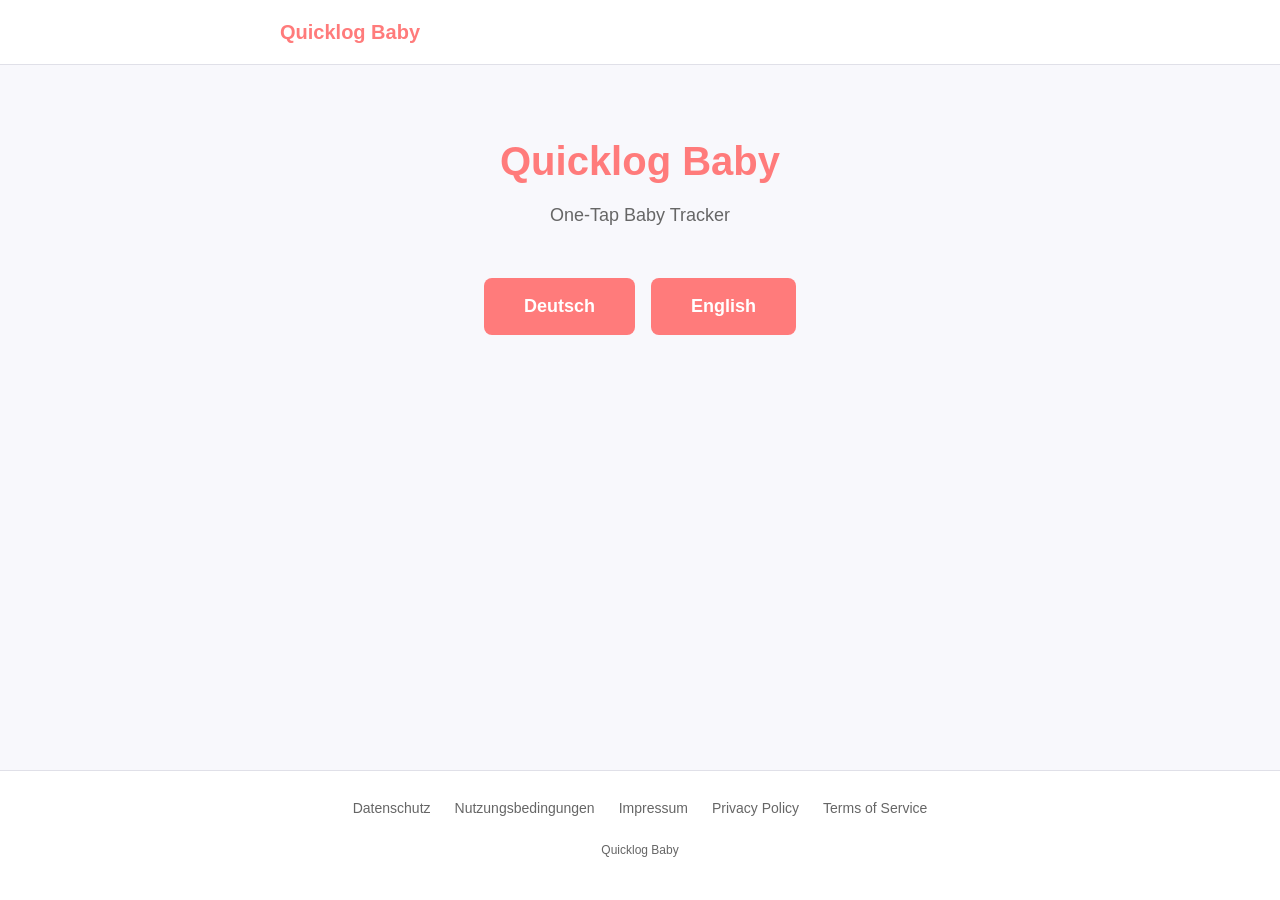
<file: index.html>
<!DOCTYPE html>
<html lang="en">
<head>
  <meta charset="UTF-8">
  <meta name="viewport" content="width=device-width, initial-scale=1.0">
  <title>Quicklog Baby</title>
  <link rel="stylesheet" href="style.css">
</head>
<body>
  <header>
    <div class="header-inner">
      <a href="index.html" class="header-brand">Quicklog Baby</a>
    </div>
  </header>

  <main class="landing">
    <h1>Quicklog Baby</h1>
    <p class="tagline">One-Tap Baby Tracker</p>

    <div class="lang-buttons">
      <a href="de/privacy.html">Deutsch</a>
      <a href="en/privacy.html">English</a>
    </div>
  </main>

  <footer>
    <div class="footer-inner">
      <ul class="footer-links">
        <li><a href="de/privacy.html">Datenschutz</a></li>
        <li><a href="de/terms.html">Nutzungsbedingungen</a></li>
        <li><a href="de/impressum.html">Impressum</a></li>
        <li><a href="en/privacy.html">Privacy Policy</a></li>
        <li><a href="en/terms.html">Terms of Service</a></li>
      </ul>
      <p class="footer-copy">Quicklog Baby</p>
    </div>
  </footer>
</body>
</html>
</file>
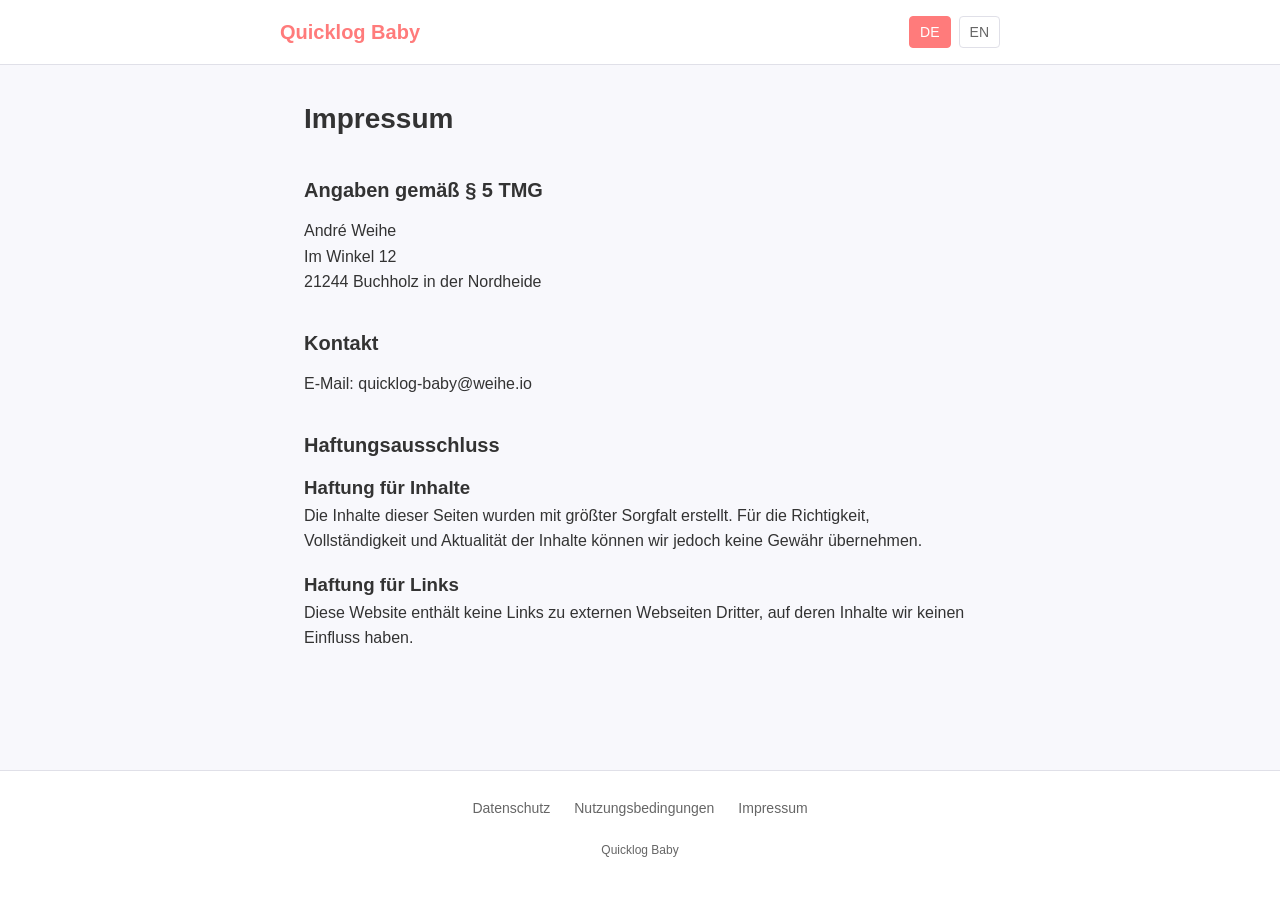
<file: de/impressum.html>
<!DOCTYPE html>
<html lang="de">
<head>
  <meta charset="UTF-8">
  <meta name="viewport" content="width=device-width, initial-scale=1.0">
  <title>Impressum — Quicklog Baby</title>
  <link rel="stylesheet" href="../style.css">
</head>
<body>
  <header>
    <div class="header-inner">
      <a href="../index.html" class="header-brand">Quicklog Baby</a>
      <div class="lang-switch">
        <a href="../de/impressum.html" class="active">DE</a>
        <a href="../en/privacy.html">EN</a>
      </div>
    </div>
  </header>

  <main>
    <h1>Impressum</h1>

    <h2>Angaben gem&auml;&szlig; &sect; 5 TMG</h2>

    <p>
      Andr&eacute; Weihe<br>
      Im Winkel 12<br>
      21244 Buchholz in der Nordheide
    </p>

    <h2>Kontakt</h2>
    <p>
      E-Mail: quicklog-baby@weihe.io
    </p>

    <h2>Haftungsausschluss</h2>

    <h3>Haftung f&uuml;r Inhalte</h3>
    <p>
      Die Inhalte dieser Seiten wurden mit gr&ouml;&szlig;ter Sorgfalt erstellt.
      F&uuml;r die Richtigkeit, Vollst&auml;ndigkeit und Aktualit&auml;t der
      Inhalte k&ouml;nnen wir jedoch keine Gew&auml;hr &uuml;bernehmen.
    </p>

    <h3>Haftung f&uuml;r Links</h3>
    <p>
      Diese Website enth&auml;lt keine Links zu externen Webseiten Dritter,
      auf deren Inhalte wir keinen Einfluss haben.
    </p>
  </main>

  <footer>
    <div class="footer-inner">
      <ul class="footer-links">
        <li><a href="../de/privacy.html">Datenschutz</a></li>
        <li><a href="../de/terms.html">Nutzungsbedingungen</a></li>
        <li><a href="../de/impressum.html">Impressum</a></li>
      </ul>
      <p class="footer-copy">Quicklog Baby</p>
    </div>
  </footer>
</body>
</html>
</file>
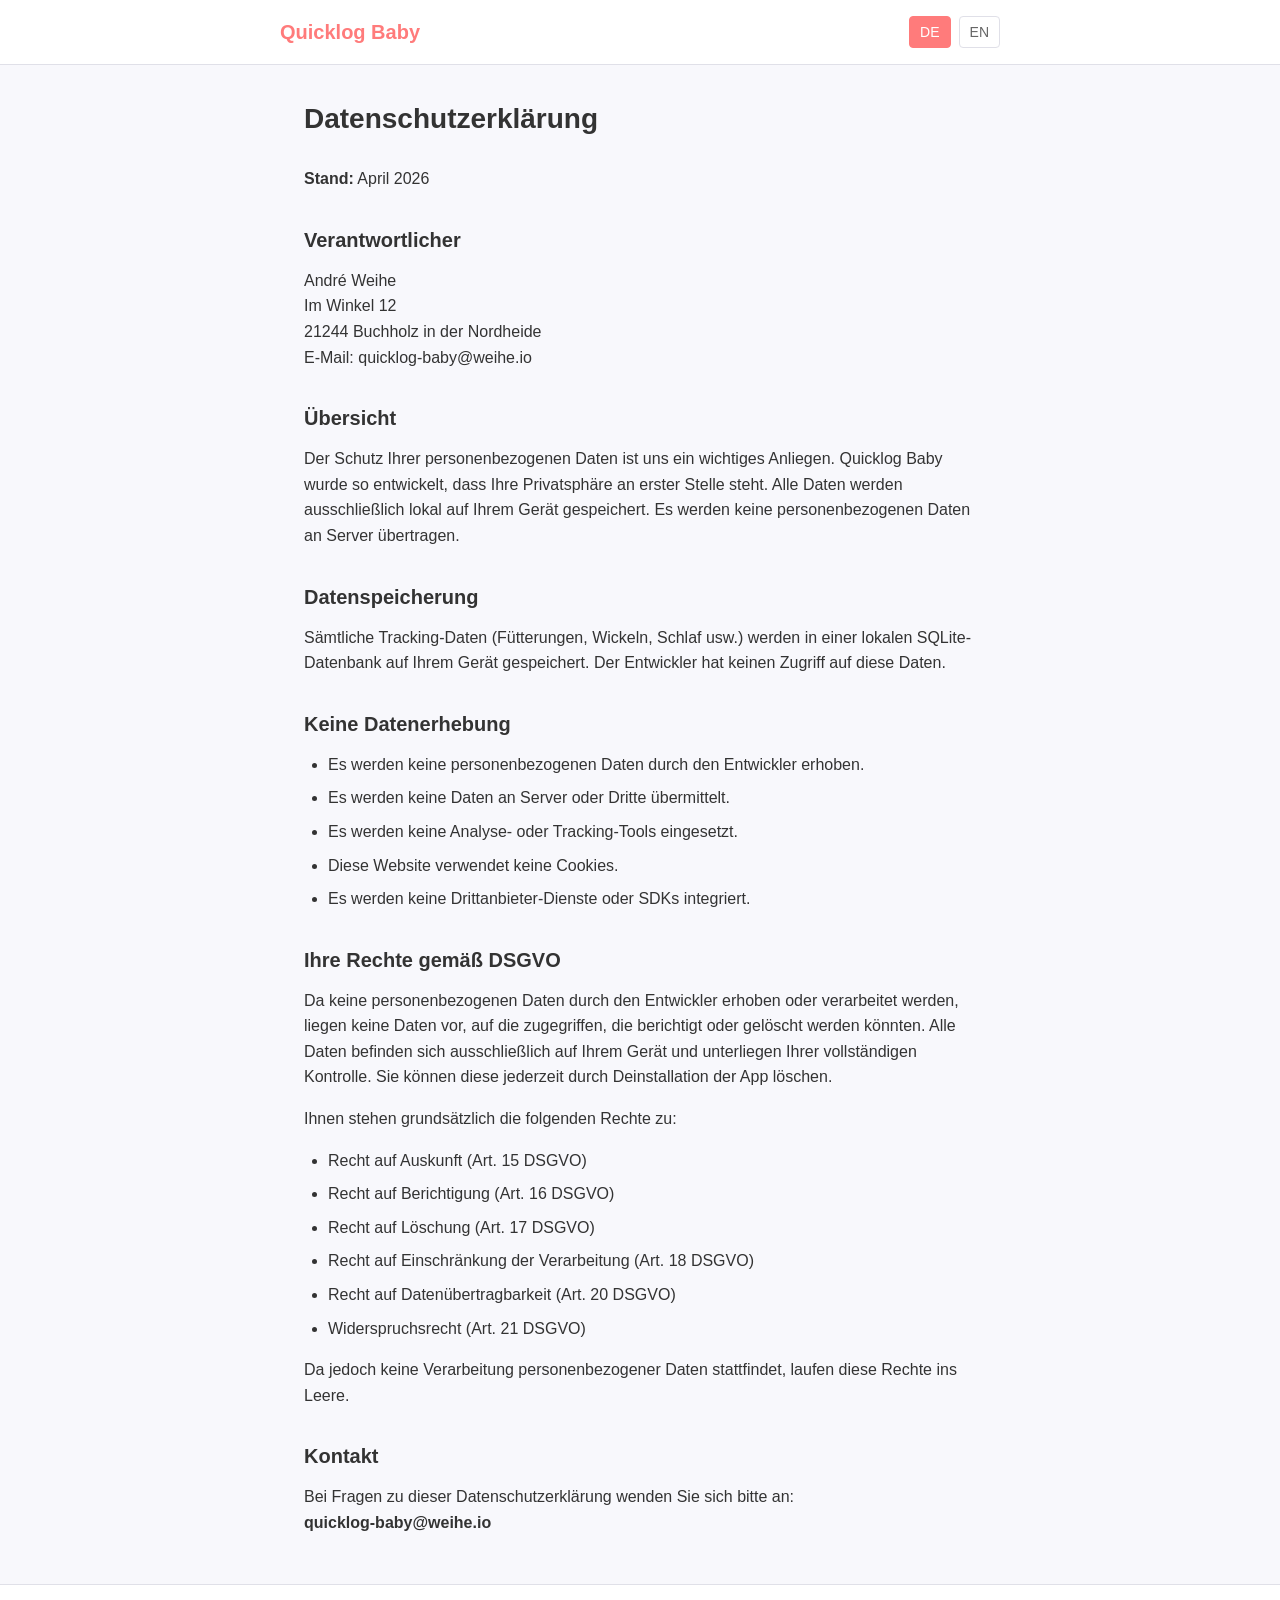
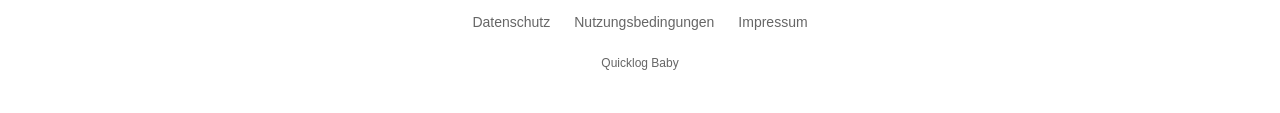
<file: de/privacy.html>
<!DOCTYPE html>
<html lang="de">
<head>
  <meta charset="UTF-8">
  <meta name="viewport" content="width=device-width, initial-scale=1.0">
  <title>Datenschutzerkl&auml;rung — Quicklog Baby</title>
  <link rel="stylesheet" href="../style.css">
</head>
<body>
  <header>
    <div class="header-inner">
      <a href="../index.html" class="header-brand">Quicklog Baby</a>
      <div class="lang-switch">
        <a href="../de/privacy.html" class="active">DE</a>
        <a href="../en/privacy.html">EN</a>
      </div>
    </div>
  </header>

  <main>
    <h1>Datenschutzerkl&auml;rung</h1>

    <p><strong>Stand:</strong> April 2026</p>

    <h2>Verantwortlicher</h2>
    <p>
      Andr&eacute; Weihe<br>
      Im Winkel 12<br>
      21244 Buchholz in der Nordheide<br>
      E-Mail: quicklog-baby@weihe.io
    </p>

    <h2>&Uuml;bersicht</h2>
    <p>
      Der Schutz Ihrer personenbezogenen Daten ist uns ein wichtiges Anliegen.
      Quicklog Baby wurde so entwickelt, dass Ihre Privatsph&auml;re an erster
      Stelle steht. Alle Daten werden ausschlie&szlig;lich lokal auf Ihrem
      Ger&auml;t gespeichert. Es werden keine personenbezogenen Daten an
      Server &uuml;bertragen.
    </p>

    <h2>Datenspeicherung</h2>
    <p>
      S&auml;mtliche Tracking-Daten (F&uuml;tterungen, Wickeln, Schlaf usw.)
      werden in einer lokalen SQLite-Datenbank auf Ihrem Ger&auml;t
      gespeichert. Der Entwickler hat keinen Zugriff auf diese Daten.
    </p>

    <h2>Keine Datenerhebung</h2>
    <ul>
      <li>Es werden keine personenbezogenen Daten durch den Entwickler erhoben.</li>
      <li>Es werden keine Daten an Server oder Dritte &uuml;bermittelt.</li>
      <li>Es werden keine Analyse- oder Tracking-Tools eingesetzt.</li>
      <li>Diese Website verwendet keine Cookies.</li>
      <li>Es werden keine Drittanbieter-Dienste oder SDKs integriert.</li>
    </ul>

    <h2>Ihre Rechte gem&auml;&szlig; DSGVO</h2>
    <p>
      Da keine personenbezogenen Daten durch den Entwickler erhoben oder
      verarbeitet werden, liegen keine Daten vor, auf die zugegriffen, die
      berichtigt oder gel&ouml;scht werden k&ouml;nnten. Alle Daten befinden
      sich ausschlie&szlig;lich auf Ihrem Ger&auml;t und unterliegen Ihrer
      vollst&auml;ndigen Kontrolle. Sie k&ouml;nnen diese jederzeit durch
      Deinstallation der App l&ouml;schen.
    </p>

    <p>
      Ihnen stehen grunds&auml;tzlich die folgenden Rechte zu:
    </p>
    <ul>
      <li>Recht auf Auskunft (Art. 15 DSGVO)</li>
      <li>Recht auf Berichtigung (Art. 16 DSGVO)</li>
      <li>Recht auf L&ouml;schung (Art. 17 DSGVO)</li>
      <li>Recht auf Einschr&auml;nkung der Verarbeitung (Art. 18 DSGVO)</li>
      <li>Recht auf Daten&uuml;bertragbarkeit (Art. 20 DSGVO)</li>
      <li>Widerspruchsrecht (Art. 21 DSGVO)</li>
    </ul>
    <p>
      Da jedoch keine Verarbeitung personenbezogener Daten stattfindet,
      laufen diese Rechte ins Leere.
    </p>

    <h2>Kontakt</h2>
    <p>
      Bei Fragen zu dieser Datenschutzerkl&auml;rung wenden Sie sich bitte an:<br>
      <strong>quicklog-baby@weihe.io</strong>
    </p>
  </main>

  <footer>
    <div class="footer-inner">
      <ul class="footer-links">
        <li><a href="../de/privacy.html">Datenschutz</a></li>
        <li><a href="../de/terms.html">Nutzungsbedingungen</a></li>
        <li><a href="../de/impressum.html">Impressum</a></li>
      </ul>
      <p class="footer-copy">Quicklog Baby</p>
    </div>
  </footer>
</body>
</html>
</file>
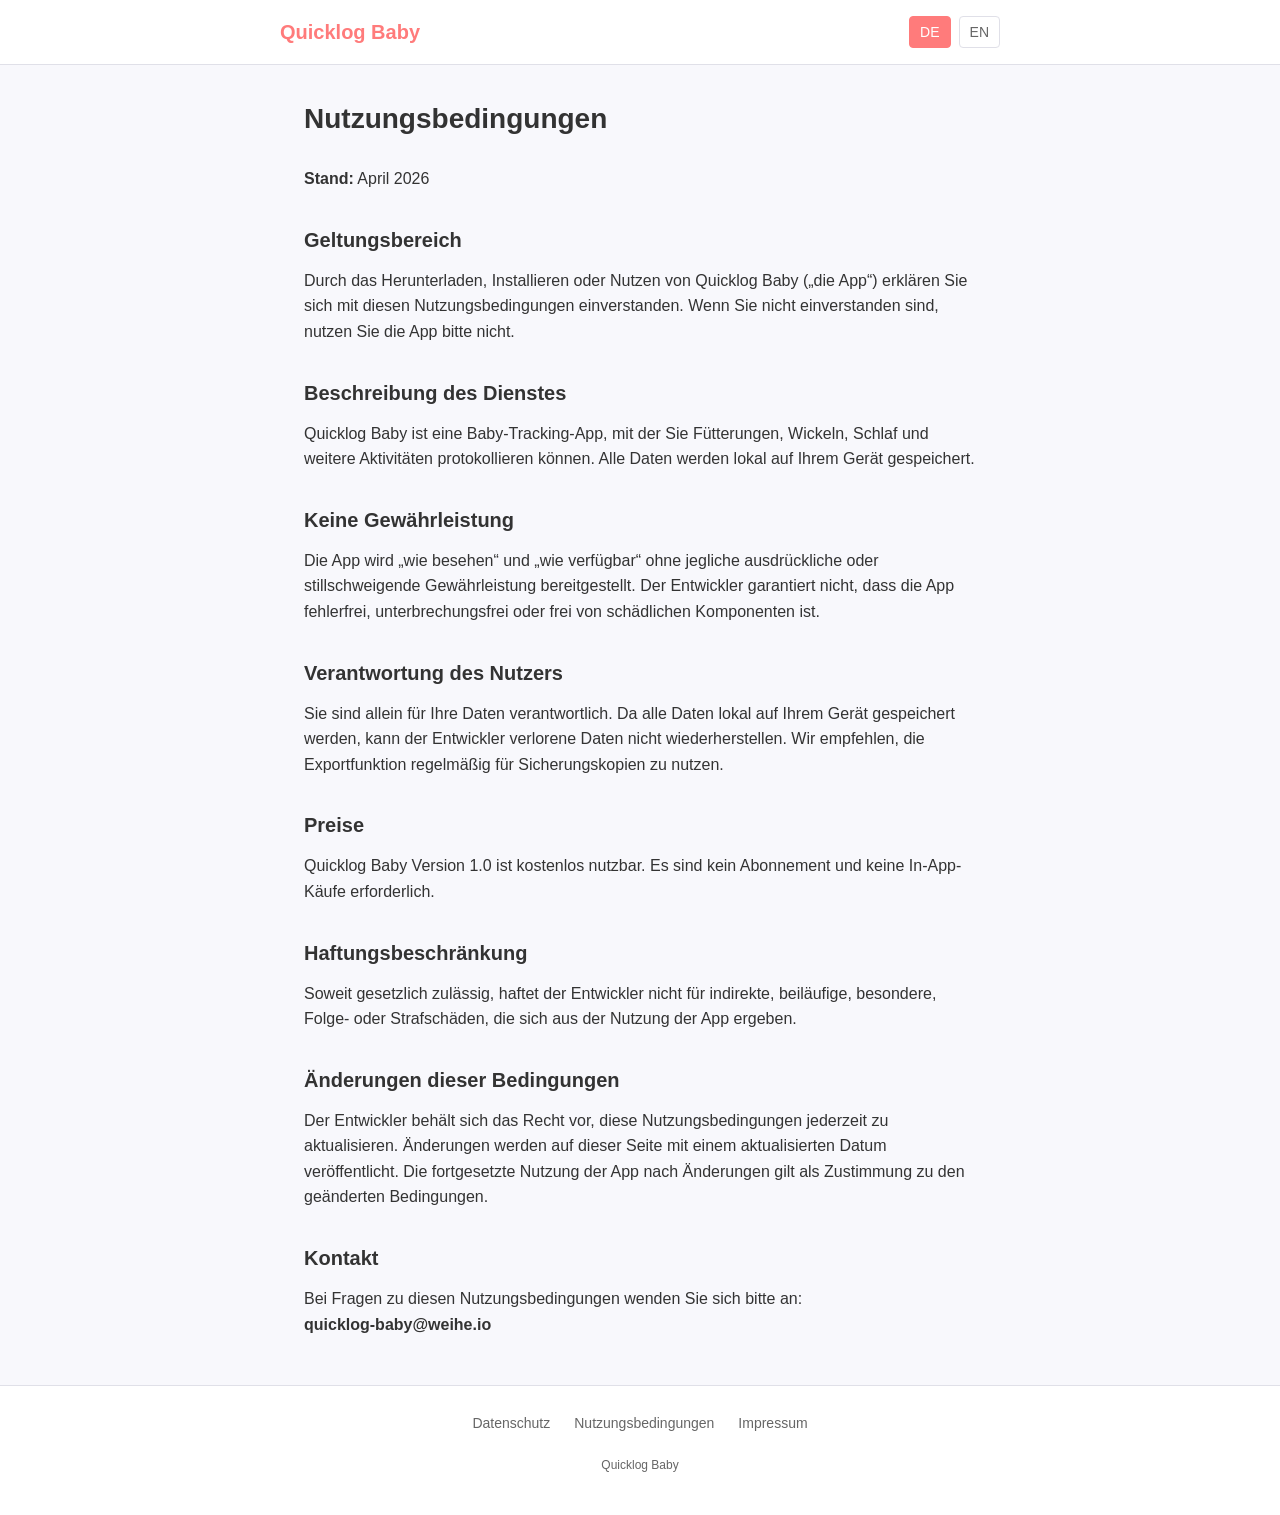
<file: de/terms.html>
<!DOCTYPE html>
<html lang="de">
<head>
  <meta charset="UTF-8">
  <meta name="viewport" content="width=device-width, initial-scale=1.0">
  <title>Nutzungsbedingungen — Quicklog Baby</title>
  <link rel="stylesheet" href="../style.css">
</head>
<body>
  <header>
    <div class="header-inner">
      <a href="../index.html" class="header-brand">Quicklog Baby</a>
      <div class="lang-switch">
        <a href="../de/terms.html" class="active">DE</a>
        <a href="../en/terms.html">EN</a>
      </div>
    </div>
  </header>

  <main>
    <h1>Nutzungsbedingungen</h1>

    <p><strong>Stand:</strong> April 2026</p>

    <h2>Geltungsbereich</h2>
    <p>
      Durch das Herunterladen, Installieren oder Nutzen von Quicklog Baby
      (&bdquo;die App&ldquo;) erkl&auml;ren Sie sich mit diesen
      Nutzungsbedingungen einverstanden. Wenn Sie nicht einverstanden sind,
      nutzen Sie die App bitte nicht.
    </p>

    <h2>Beschreibung des Dienstes</h2>
    <p>
      Quicklog Baby ist eine Baby-Tracking-App, mit der Sie F&uuml;tterungen,
      Wickeln, Schlaf und weitere Aktivit&auml;ten protokollieren k&ouml;nnen.
      Alle Daten werden lokal auf Ihrem Ger&auml;t gespeichert.
    </p>

    <h2>Keine Gew&auml;hrleistung</h2>
    <p>
      Die App wird &bdquo;wie besehen&ldquo; und &bdquo;wie verf&uuml;gbar&ldquo;
      ohne jegliche ausdr&uuml;ckliche oder stillschweigende Gew&auml;hrleistung
      bereitgestellt. Der Entwickler garantiert nicht, dass die App fehlerfrei,
      unterbrechungsfrei oder frei von sch&auml;dlichen Komponenten ist.
    </p>

    <h2>Verantwortung des Nutzers</h2>
    <p>
      Sie sind allein f&uuml;r Ihre Daten verantwortlich. Da alle Daten lokal
      auf Ihrem Ger&auml;t gespeichert werden, kann der Entwickler verlorene
      Daten nicht wiederherstellen. Wir empfehlen, die Exportfunktion
      regelm&auml;&szlig;ig f&uuml;r Sicherungskopien zu nutzen.
    </p>

    <h2>Preise</h2>
    <p>
      Quicklog Baby Version 1.0 ist kostenlos nutzbar. Es sind kein Abonnement
      und keine In-App-K&auml;ufe erforderlich.
    </p>

    <h2>Haftungsbeschr&auml;nkung</h2>
    <p>
      Soweit gesetzlich zul&auml;ssig, haftet der Entwickler nicht f&uuml;r
      indirekte, beil&auml;ufige, besondere, Folge- oder Strafsch&auml;den,
      die sich aus der Nutzung der App ergeben.
    </p>

    <h2>&Auml;nderungen dieser Bedingungen</h2>
    <p>
      Der Entwickler beh&auml;lt sich das Recht vor, diese Nutzungsbedingungen
      jederzeit zu aktualisieren. &Auml;nderungen werden auf dieser Seite mit
      einem aktualisierten Datum ver&ouml;ffentlicht. Die fortgesetzte Nutzung
      der App nach &Auml;nderungen gilt als Zustimmung zu den ge&auml;nderten
      Bedingungen.
    </p>

    <h2>Kontakt</h2>
    <p>
      Bei Fragen zu diesen Nutzungsbedingungen wenden Sie sich bitte an:<br>
      <strong>quicklog-baby@weihe.io</strong>
    </p>
  </main>

  <footer>
    <div class="footer-inner">
      <ul class="footer-links">
        <li><a href="../de/privacy.html">Datenschutz</a></li>
        <li><a href="../de/terms.html">Nutzungsbedingungen</a></li>
        <li><a href="../de/impressum.html">Impressum</a></li>
      </ul>
      <p class="footer-copy">Quicklog Baby</p>
    </div>
  </footer>
</body>
</html>
</file>
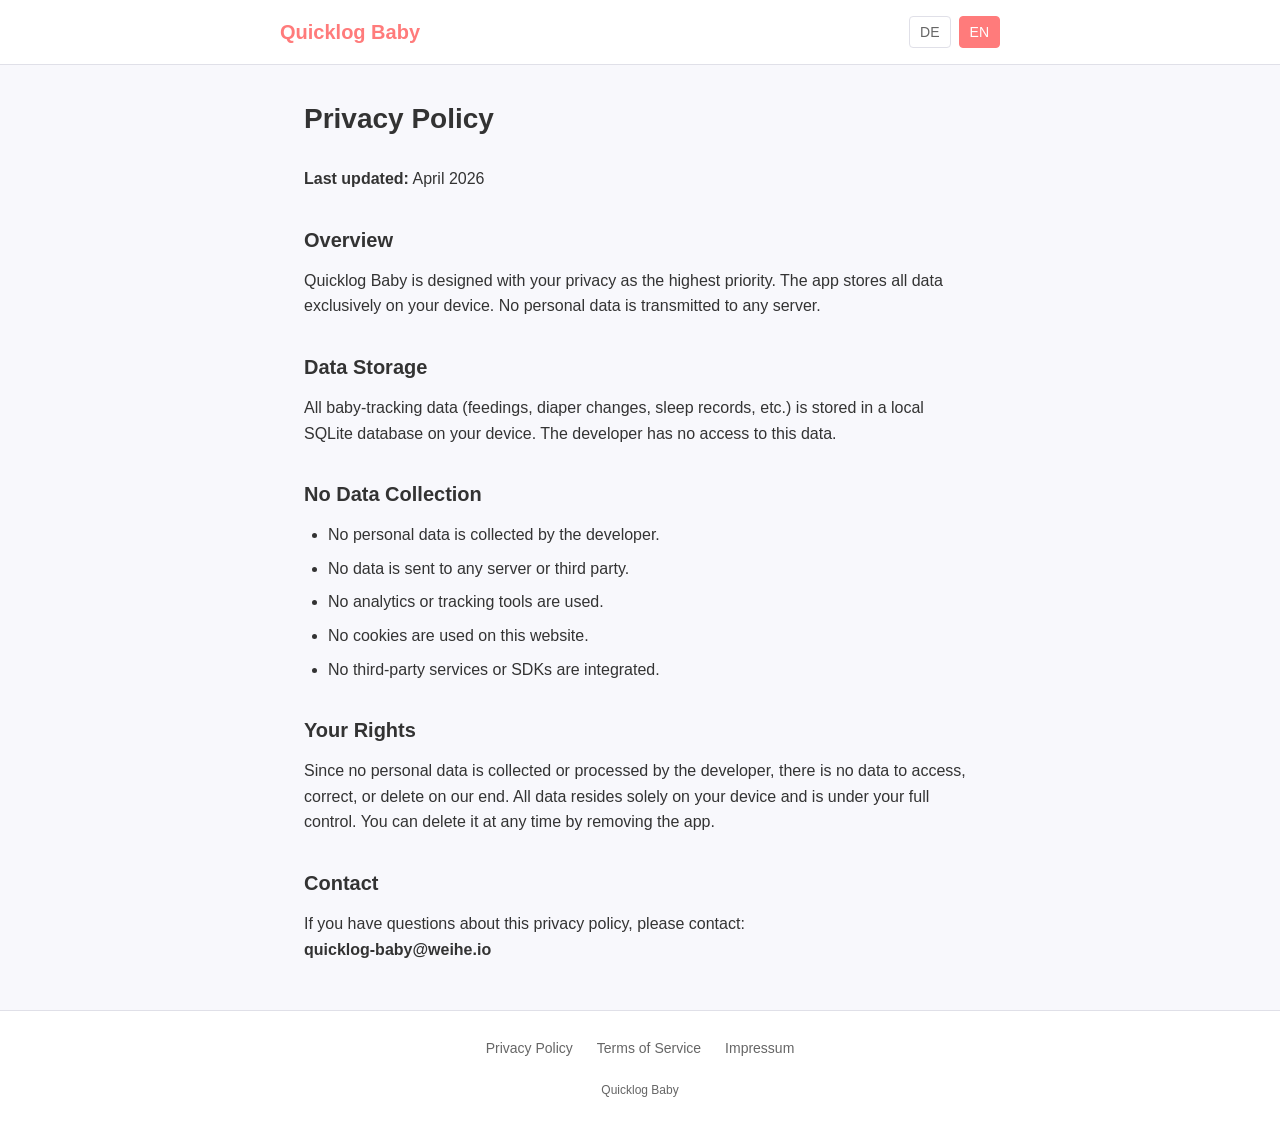
<file: en/privacy.html>
<!DOCTYPE html>
<html lang="en">
<head>
  <meta charset="UTF-8">
  <meta name="viewport" content="width=device-width, initial-scale=1.0">
  <title>Privacy Policy — Quicklog Baby</title>
  <link rel="stylesheet" href="../style.css">
</head>
<body>
  <header>
    <div class="header-inner">
      <a href="../index.html" class="header-brand">Quicklog Baby</a>
      <div class="lang-switch">
        <a href="../de/privacy.html">DE</a>
        <a href="../en/privacy.html" class="active">EN</a>
      </div>
    </div>
  </header>

  <main>
    <h1>Privacy Policy</h1>

    <p><strong>Last updated:</strong> April 2026</p>

    <h2>Overview</h2>
    <p>
      Quicklog Baby is designed with your privacy as the highest priority.
      The app stores all data exclusively on your device. No personal data is
      transmitted to any server.
    </p>

    <h2>Data Storage</h2>
    <p>
      All baby-tracking data (feedings, diaper changes, sleep records, etc.)
      is stored in a local SQLite database on your device. The developer has
      no access to this data.
    </p>

    <h2>No Data Collection</h2>
    <ul>
      <li>No personal data is collected by the developer.</li>
      <li>No data is sent to any server or third party.</li>
      <li>No analytics or tracking tools are used.</li>
      <li>No cookies are used on this website.</li>
      <li>No third-party services or SDKs are integrated.</li>
    </ul>

    <h2>Your Rights</h2>
    <p>
      Since no personal data is collected or processed by the developer, there
      is no data to access, correct, or delete on our end. All data resides
      solely on your device and is under your full control. You can delete it
      at any time by removing the app.
    </p>

    <h2>Contact</h2>
    <p>
      If you have questions about this privacy policy, please contact:<br>
      <strong>quicklog-baby@weihe.io</strong>
    </p>
  </main>

  <footer>
    <div class="footer-inner">
      <ul class="footer-links">
        <li><a href="../en/privacy.html">Privacy Policy</a></li>
        <li><a href="../en/terms.html">Terms of Service</a></li>
        <li><a href="../de/impressum.html">Impressum</a></li>
      </ul>
      <p class="footer-copy">Quicklog Baby</p>
    </div>
  </footer>
</body>
</html>
</file>
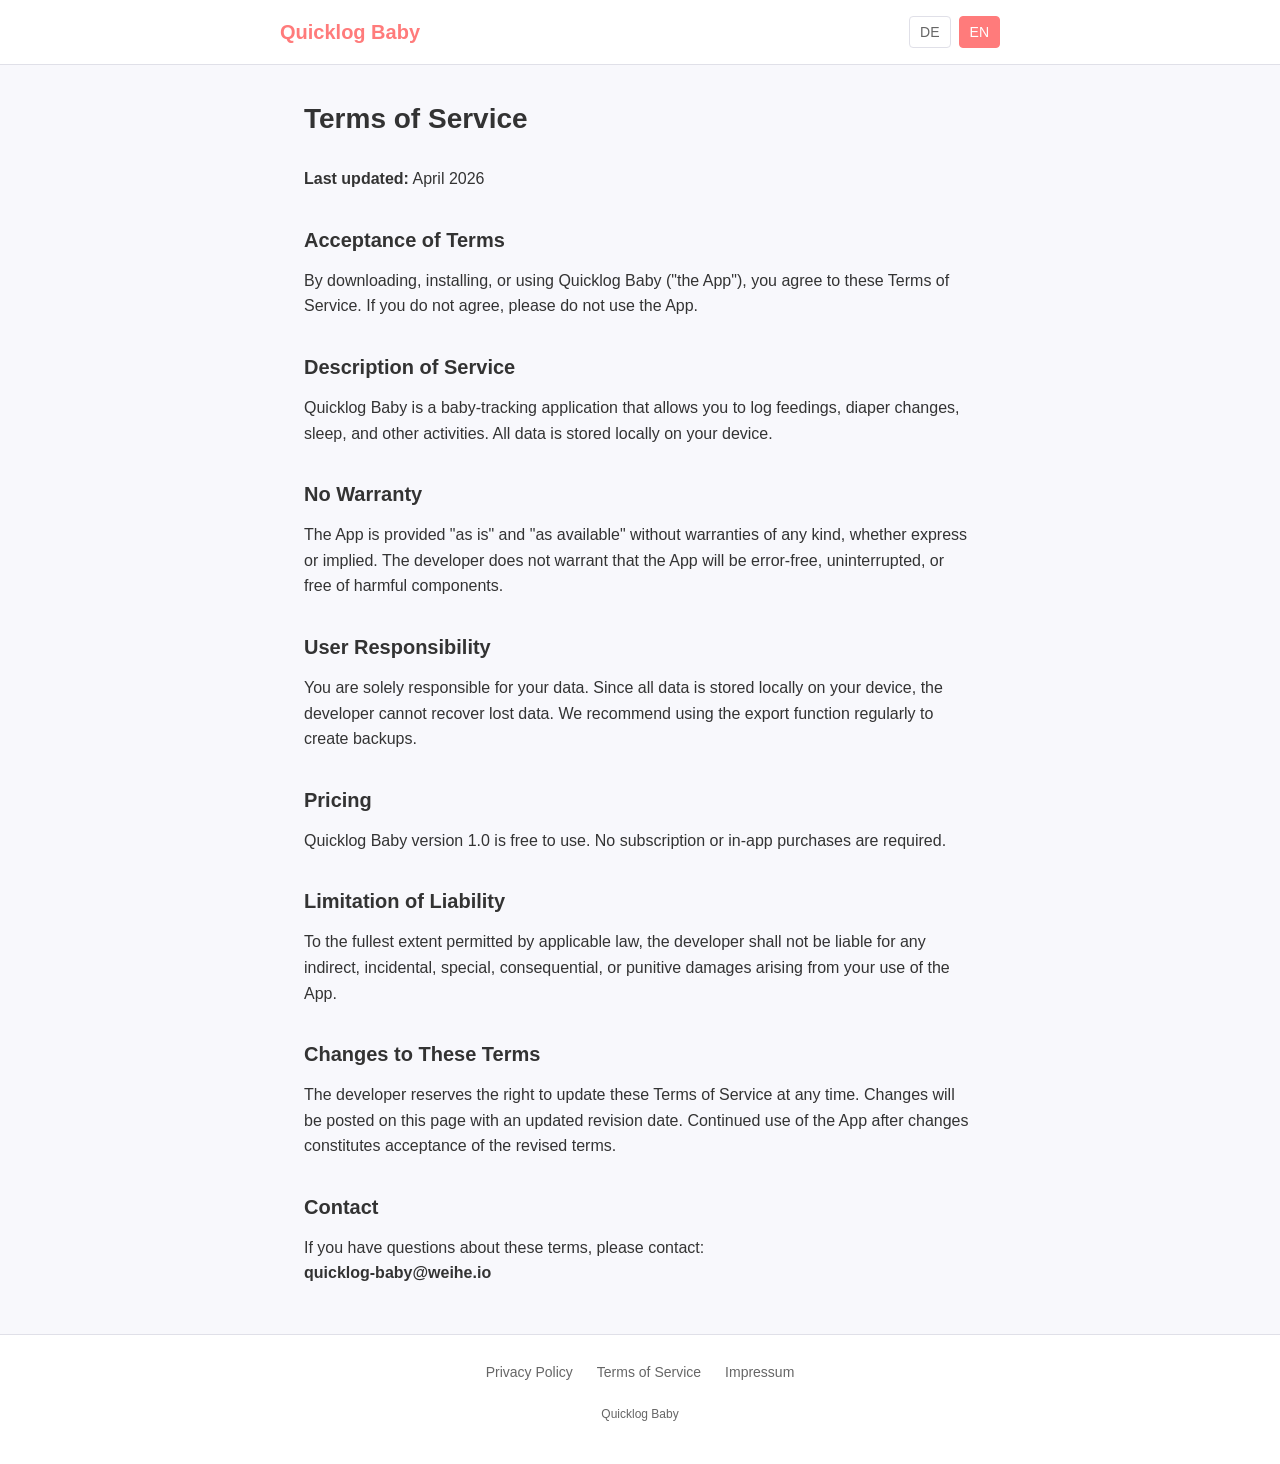
<file: en/terms.html>
<!DOCTYPE html>
<html lang="en">
<head>
  <meta charset="UTF-8">
  <meta name="viewport" content="width=device-width, initial-scale=1.0">
  <title>Terms of Service — Quicklog Baby</title>
  <link rel="stylesheet" href="../style.css">
</head>
<body>
  <header>
    <div class="header-inner">
      <a href="../index.html" class="header-brand">Quicklog Baby</a>
      <div class="lang-switch">
        <a href="../de/terms.html">DE</a>
        <a href="../en/terms.html" class="active">EN</a>
      </div>
    </div>
  </header>

  <main>
    <h1>Terms of Service</h1>

    <p><strong>Last updated:</strong> April 2026</p>

    <h2>Acceptance of Terms</h2>
    <p>
      By downloading, installing, or using Quicklog Baby ("the App"), you agree
      to these Terms of Service. If you do not agree, please do not use the App.
    </p>

    <h2>Description of Service</h2>
    <p>
      Quicklog Baby is a baby-tracking application that allows you to log
      feedings, diaper changes, sleep, and other activities. All data is stored
      locally on your device.
    </p>

    <h2>No Warranty</h2>
    <p>
      The App is provided "as is" and "as available" without warranties of any
      kind, whether express or implied. The developer does not warrant that the
      App will be error-free, uninterrupted, or free of harmful components.
    </p>

    <h2>User Responsibility</h2>
    <p>
      You are solely responsible for your data. Since all data is stored locally
      on your device, the developer cannot recover lost data. We recommend
      using the export function regularly to create backups.
    </p>

    <h2>Pricing</h2>
    <p>
      Quicklog Baby version 1.0 is free to use. No subscription or in-app
      purchases are required.
    </p>

    <h2>Limitation of Liability</h2>
    <p>
      To the fullest extent permitted by applicable law, the developer shall
      not be liable for any indirect, incidental, special, consequential, or
      punitive damages arising from your use of the App.
    </p>

    <h2>Changes to These Terms</h2>
    <p>
      The developer reserves the right to update these Terms of Service at any
      time. Changes will be posted on this page with an updated revision date.
      Continued use of the App after changes constitutes acceptance of the
      revised terms.
    </p>

    <h2>Contact</h2>
    <p>
      If you have questions about these terms, please contact:<br>
      <strong>quicklog-baby@weihe.io</strong>
    </p>
  </main>

  <footer>
    <div class="footer-inner">
      <ul class="footer-links">
        <li><a href="../en/privacy.html">Privacy Policy</a></li>
        <li><a href="../en/terms.html">Terms of Service</a></li>
        <li><a href="../de/impressum.html">Impressum</a></li>
      </ul>
      <p class="footer-copy">Quicklog Baby</p>
    </div>
  </footer>
</body>
</html>
</file>
<file: style.css>
/* Quicklog Baby — Shared Legal Pages Stylesheet */

:root {
  --color-primary: #FF7B7B;
  --color-bg: #F8F8FC;
  --color-text: #333333;
  --color-text-light: #666666;
  --color-border: #E0E0E8;
  --max-width: 720px;
}

*,
*::before,
*::after {
  box-sizing: border-box;
  margin: 0;
  padding: 0;
}

html {
  font-size: 16px;
  -webkit-text-size-adjust: 100%;
}

body {
  font-family: -apple-system, BlinkMacSystemFont, "Segoe UI", Roboto,
    "Helvetica Neue", Arial, sans-serif;
  color: var(--color-text);
  background-color: var(--color-bg);
  line-height: 1.6;
  min-height: 100vh;
  display: flex;
  flex-direction: column;
}

/* ---- Header ---- */

header {
  background-color: #ffffff;
  border-bottom: 1px solid var(--color-border);
  padding: 1rem 1.5rem;
  position: sticky;
  top: 0;
  z-index: 10;
}

.header-inner {
  max-width: var(--max-width);
  margin: 0 auto;
  display: flex;
  align-items: center;
  justify-content: space-between;
}

.header-brand {
  font-size: 1.25rem;
  font-weight: 700;
  color: var(--color-primary);
  text-decoration: none;
}

.lang-switch {
  display: flex;
  gap: 0.5rem;
}

.lang-switch a {
  font-size: 0.875rem;
  padding: 0.25rem 0.625rem;
  border: 1px solid var(--color-border);
  border-radius: 4px;
  text-decoration: none;
  color: var(--color-text-light);
  transition: background-color 0.15s, color 0.15s;
}

.lang-switch a:hover,
.lang-switch a.active {
  background-color: var(--color-primary);
  color: #ffffff;
  border-color: var(--color-primary);
}

/* ---- Main content ---- */

main {
  flex: 1;
  max-width: var(--max-width);
  margin: 0 auto;
  padding: 2rem 1.5rem;
  width: 100%;
}

h1 {
  font-size: 1.75rem;
  margin-bottom: 1.5rem;
  color: var(--color-text);
}

h2 {
  font-size: 1.25rem;
  margin-top: 2rem;
  margin-bottom: 0.75rem;
  color: var(--color-text);
}

p {
  margin-bottom: 1rem;
}

ul {
  margin-bottom: 1rem;
  padding-left: 1.5rem;
}

li {
  margin-bottom: 0.5rem;
}

/* ---- Landing page ---- */

.landing {
  text-align: center;
  padding-top: 4rem;
}

.landing h1 {
  font-size: 2.5rem;
  color: var(--color-primary);
  margin-bottom: 0.5rem;
}

.landing .tagline {
  font-size: 1.125rem;
  color: var(--color-text-light);
  margin-bottom: 3rem;
}

.lang-buttons {
  display: flex;
  gap: 1rem;
  justify-content: center;
  flex-wrap: wrap;
}

.lang-buttons a {
  display: inline-block;
  padding: 0.875rem 2.5rem;
  font-size: 1.125rem;
  font-weight: 600;
  color: #ffffff;
  background-color: var(--color-primary);
  border-radius: 8px;
  text-decoration: none;
  transition: opacity 0.15s;
}

.lang-buttons a:hover {
  opacity: 0.85;
}

/* ---- Footer ---- */

footer {
  background-color: #ffffff;
  border-top: 1px solid var(--color-border);
  padding: 1.5rem;
  margin-top: auto;
}

.footer-inner {
  max-width: var(--max-width);
  margin: 0 auto;
  text-align: center;
}

.footer-links {
  list-style: none;
  padding: 0;
  display: flex;
  gap: 1.5rem;
  justify-content: center;
  flex-wrap: wrap;
  margin-bottom: 0.75rem;
}

.footer-links a {
  color: var(--color-text-light);
  text-decoration: none;
  font-size: 0.875rem;
}

.footer-links a:hover {
  color: var(--color-primary);
}

.footer-copy {
  font-size: 0.75rem;
  color: var(--color-text-light);
}

/* ---- Responsive ---- */

@media (max-width: 480px) {
  .landing h1 {
    font-size: 2rem;
  }

  .lang-buttons a {
    width: 100%;
    text-align: center;
  }

  h1 {
    font-size: 1.5rem;
  }
}
</file>
